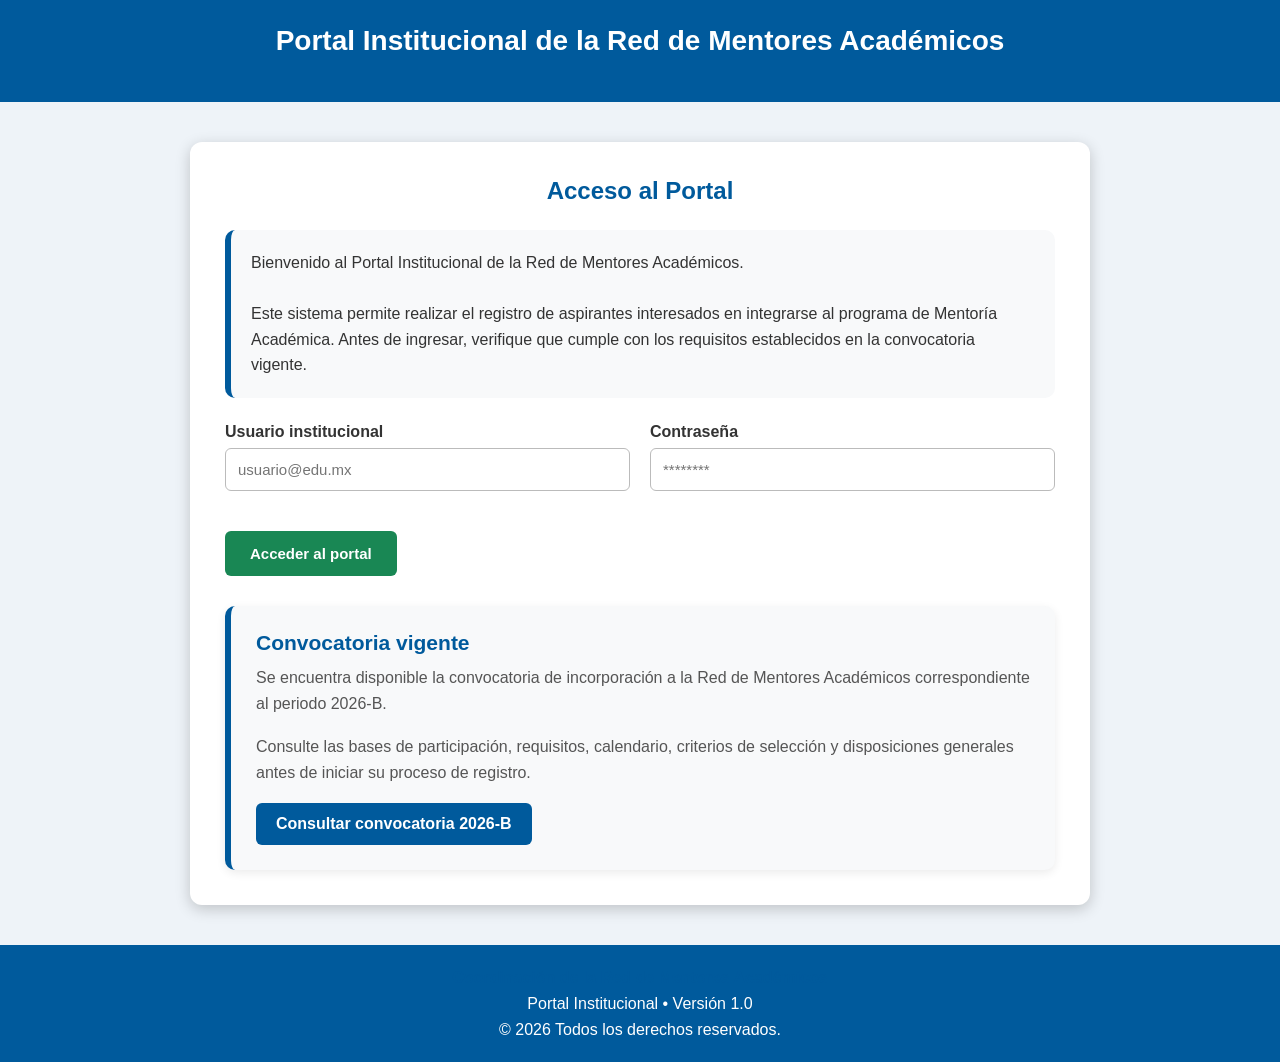
<file: index.html>
<!DOCTYPE html>

<html lang="es">

<head>

<meta charset="UTF-8">

<meta name="viewport" content="width=device-width, initial-scale=1.0">

<title>Portal Institucional - Red de Mentores Académicos</title>

<link rel="stylesheet" href="style.css">

</head>

<body>

<header>

<h1>Portal Institucional de la Red de Mentores Académicos</h1>


</header>

<main>

<h2>Acceso al Portal</h2>

<div class="card">

<p>

Bienvenido al Portal Institucional de la Red de Mentores Académicos.

</p>

<br>

<p>

Este sistema permite realizar el registro de aspirantes interesados en integrarse al programa de Mentoría Académica.

Antes de ingresar, verifique que cumple con los requisitos establecidos en la convocatoria vigente.

</p>

</div>

<form action="registro.html">

<div class="campo">

<label>Usuario institucional</label>

<input
type="email"
placeholder="usuario@edu.mx"
required>

</div>

<div class="campo">

<label>Contraseña</label>

<input
type="password"
placeholder="********"
required>

</div>

<div class="botones">

<button
class="enviar"
type="submit">

Acceder al portal

</button>

</div>

</form>

  <section class="convocatoria-inicio">

    <h3>Convocatoria vigente</h3>

    <p>
        Se encuentra disponible la convocatoria de incorporación a la
        Red de Mentores Académicos correspondiente al periodo 2026-B.
    </p>

    <p>
        Consulte las bases de participación, requisitos, calendario,
        criterios de selección y disposiciones generales antes de iniciar
        su proceso de registro.
    </p>

    <a
        href="https://drive.google.com/file/d/1Z5zZgajNlunDgyRTzZhZu8RwKzHSiLyb/view?usp=drive_link"
        target="_blank"
        class="boton-convocatoria">
        Consultar convocatoria 2026-B
    </a>

</section>

</main>

<footer>

<p><strong>Coordinación de la Red de Mentores Académicos</strong></p>

<p>Portal Institucional • Versión 1.0</p>

<p>© 2026 Todos los derechos reservados.</p>

</footer>

</body>

</html>
</file>
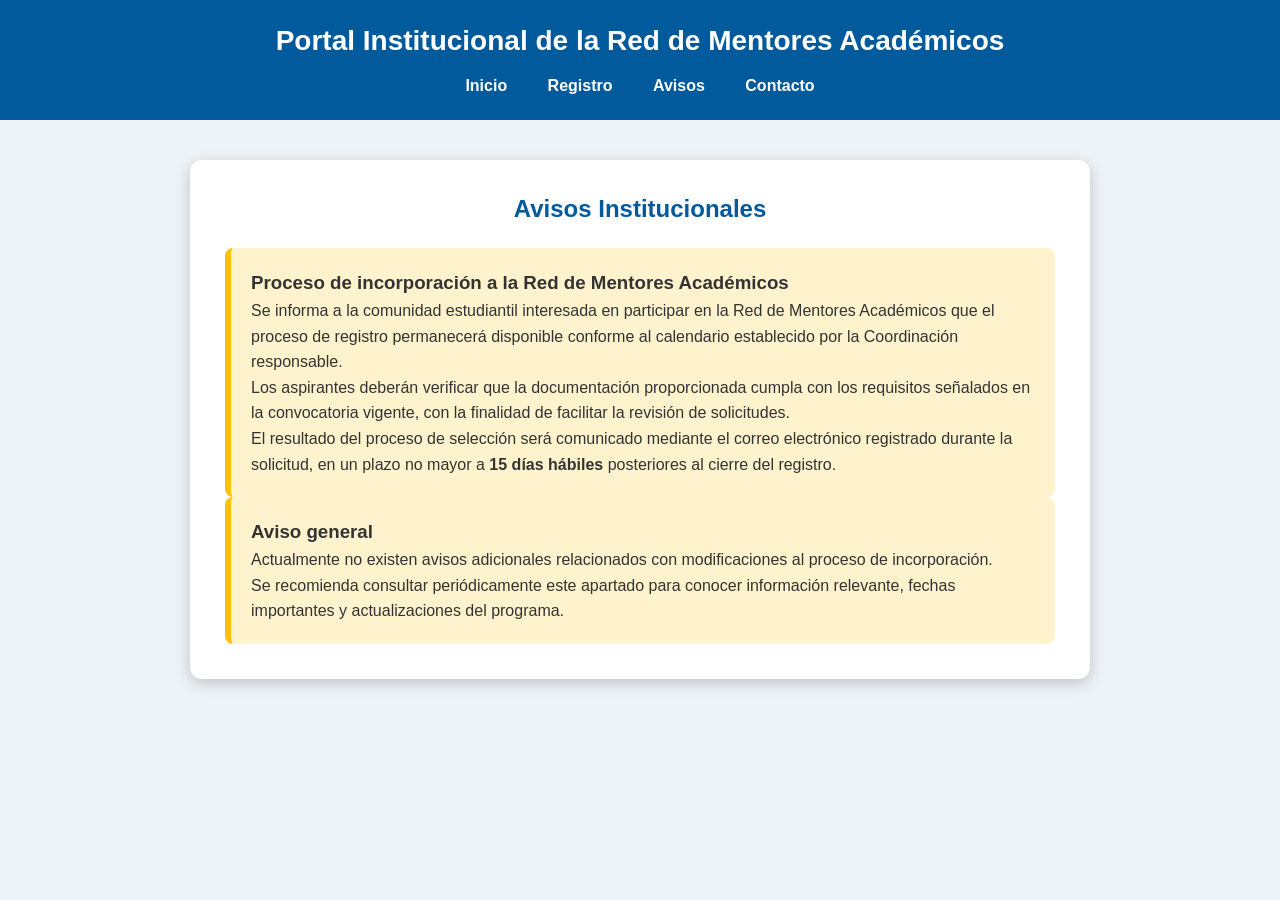
<file: avisos.html>
<!DOCTYPE html>
<html lang="es">

<head>

<meta charset="UTF-8">
<meta name="viewport" content="width=device-width, initial-scale=1.0">

<title>Avisos</title>

<link rel="stylesheet" href="style.css">

</head>


<body>


<header>

<h1>
Portal Institucional de la Red de Mentores Académicos
</h1>


<nav>

<a href="index.html">Inicio</a>

<a href="registro.html">Registro</a>

<a href="avisos.html">Avisos</a>

<a href="contacto.html">Contacto</a>

</nav>


</header>



<main>


<h2>Avisos Institucionales</h2>



<div class="aviso">


<h3>
Proceso de incorporación a la Red de Mentores Académicos
</h3>


<p>

Se informa a la comunidad estudiantil interesada en participar en la Red de Mentores Académicos que el proceso de registro permanecerá disponible conforme al calendario establecido por la Coordinación responsable.

</p>


<p>

Los aspirantes deberán verificar que la documentación proporcionada cumpla con los requisitos señalados en la convocatoria vigente, con la finalidad de facilitar la revisión de solicitudes.

</p>


<p>

El resultado del proceso de selección será comunicado mediante el correo electrónico registrado durante la solicitud, en un plazo no mayor a <b>15 días hábiles</b> posteriores al cierre del registro.

</p>


</div>




<div class="aviso">


<h3>
Aviso general
</h3>


<p>

Actualmente no existen avisos adicionales relacionados con modificaciones al proceso de incorporación.

</p>


<p>

Se recomienda consultar periódicamente este apartado para conocer información relevante, fechas importantes y actualizaciones del programa.

</p>


</div>



</main>



</body>


</html>
</file>
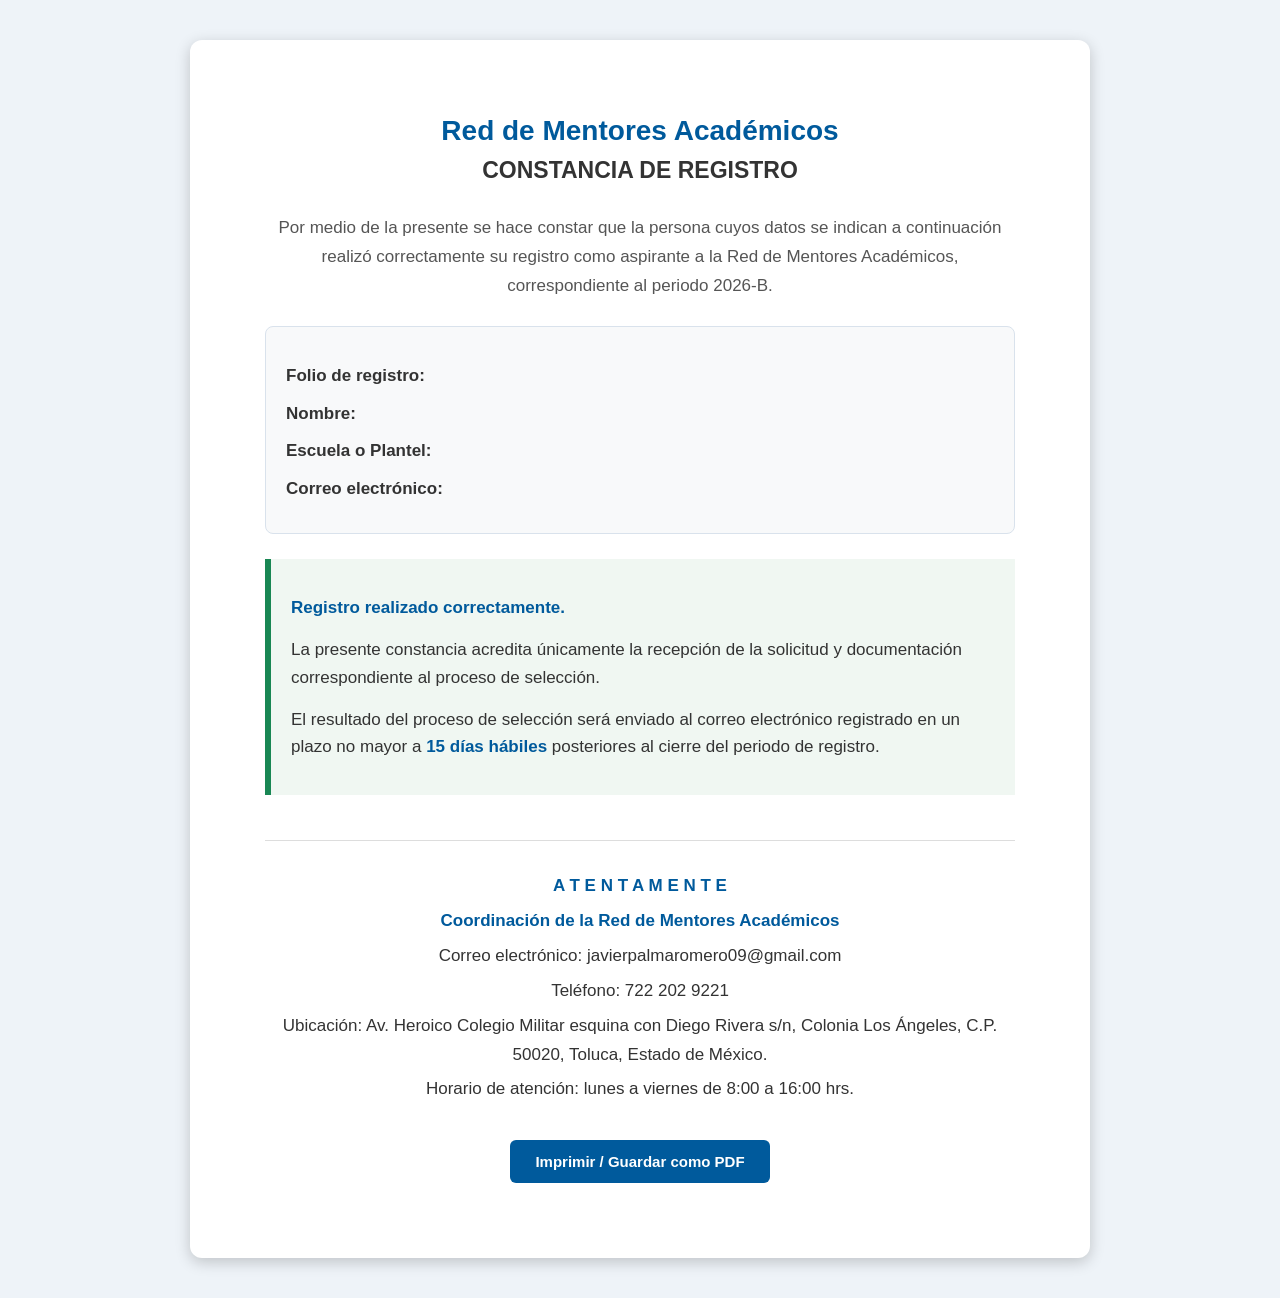
<file: comprobante.html>
<!DOCTYPE html>
<html lang="es">

<head>

<meta charset="UTF-8">
<meta name="viewport" content="width=device-width, initial-scale=1.0">

<title>Constancia de Registro | Red de Mentores Académicos</title>

<link rel="stylesheet" href="style.css">

</head>

<body>

<main>

<div class="comprobante">

<h1>Red de Mentores Académicos</h1>

<h2>CONSTANCIA DE REGISTRO</h2>

<p>
Por medio de la presente se hace constar que la persona cuyos datos
se indican a continuación realizó correctamente su registro como
aspirante a la Red de Mentores Académicos, correspondiente al periodo 2026-B.
</p>


<div class="datos-constancia">

<p>
<b>Folio de registro:</b>
<span id="folio" class="folio"></span>
</p>

<p>
<b>Nombre:</b>
<span id="nombre"></span>
</p>

<p>
<b>Escuela o Plantel:</b>
<span id="escuela"></span>
</p>

<p>
<b>Correo electrónico:</b>
<span id="correo"></span>
</p>

</div>


<div class="registro-exitoso">

<p>
<strong>Registro realizado correctamente.</strong>
</p>

<p>
La presente constancia acredita únicamente la recepción de la
solicitud y documentación correspondiente al proceso de selección.
</p>

<p>
El resultado del proceso de selección será enviado al correo
electrónico registrado en un plazo no mayor a
<strong>15 días hábiles</strong> posteriores al cierre del periodo de registro.
</p>

</div>


<div class="atentamente">

<p><strong>A T E N T A M E N T E</strong></p>

<p>
<strong>Coordinación de la Red de Mentores Académicos</strong>
</p>

<p>
Correo electrónico: javierpalmaromero09@gmail.com
</p>

<p>
Teléfono: 722 202 9221
</p>

<p>
Ubicación: Av. Heroico Colegio Militar esquina con Diego Rivera s/n,
Colonia Los Ángeles, C.P. 50020, Toluca, Estado de México.
</p>

<p>
Horario de atención: lunes a viernes de 8:00 a 16:00 hrs.
</p>

</div>


<button onclick="window.print()" class="boton-imprimir">
Imprimir / Guardar como PDF
</button>

</div>

</main>


<script>

let datos = JSON.parse(localStorage.getItem("registroMentores"));

if(datos){

    document.getElementById("folio").textContent = datos.folio;

    document.getElementById("nombre").textContent = datos.nombre;

    document.getElementById("escuela").textContent = datos.escuela;

    document.getElementById("correo").textContent = datos.correo;

}

</script>

</body>

</html>
</file>
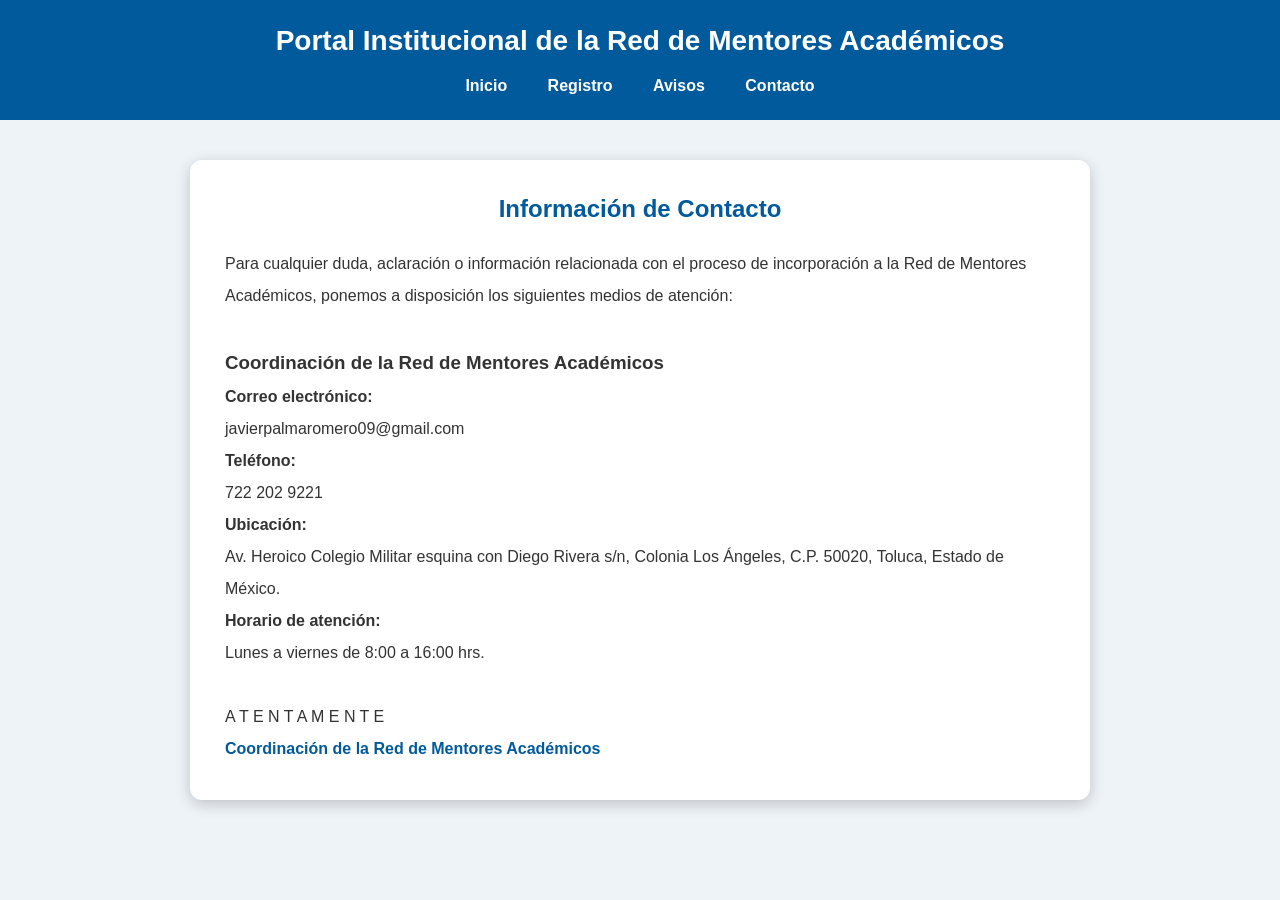
<file: contacto.html>
<!DOCTYPE html>
<html lang="es">

<head>

<meta charset="UTF-8">
<meta name="viewport" content="width=device-width, initial-scale=1.0">

<title>Contacto</title>

<link rel="stylesheet" href="style.css">

</head>


<body>


<header>

<h1>
Portal Institucional de la Red de Mentores Académicos
</h1>


<nav>

<a href="index.html">Inicio</a>

<a href="registro.html">Registro</a>

<a href="avisos.html">Avisos</a>

<a href="contacto.html">Contacto</a>

</nav>


</header>



<main>


<h2>Información de Contacto</h2>



<div class="contacto">


<p>

Para cualquier duda, aclaración o información relacionada con el proceso de incorporación a la Red de Mentores Académicos, ponemos a disposición los siguientes medios de atención:

</p>



<br>


<h3>
Coordinación de la Red de Mentores Académicos
</h3>



<p>

<b>Correo electrónico:</b>

<br>

javierpalmaromero09@gmail.com

</p>



<p>

<b>Teléfono:</b>

<br>

722 202 9221

</p>



<p>

<b>Ubicación:</b>

<br>

Av. Heroico Colegio Militar esquina con Diego Rivera s/n, Colonia Los Ángeles, C.P. 50020, Toluca, Estado de México.

</p>



<p>

<b>Horario de atención:</b>

<br>

Lunes a viernes de 8:00 a 16:00 hrs.

</p>



<br>


<p>

A T E N T A M E N T E

</p>


<p>

<strong>
Coordinación de la Red de Mentores Académicos
</strong>

</p>



</div>



</main>



</body>


</html>
</file>
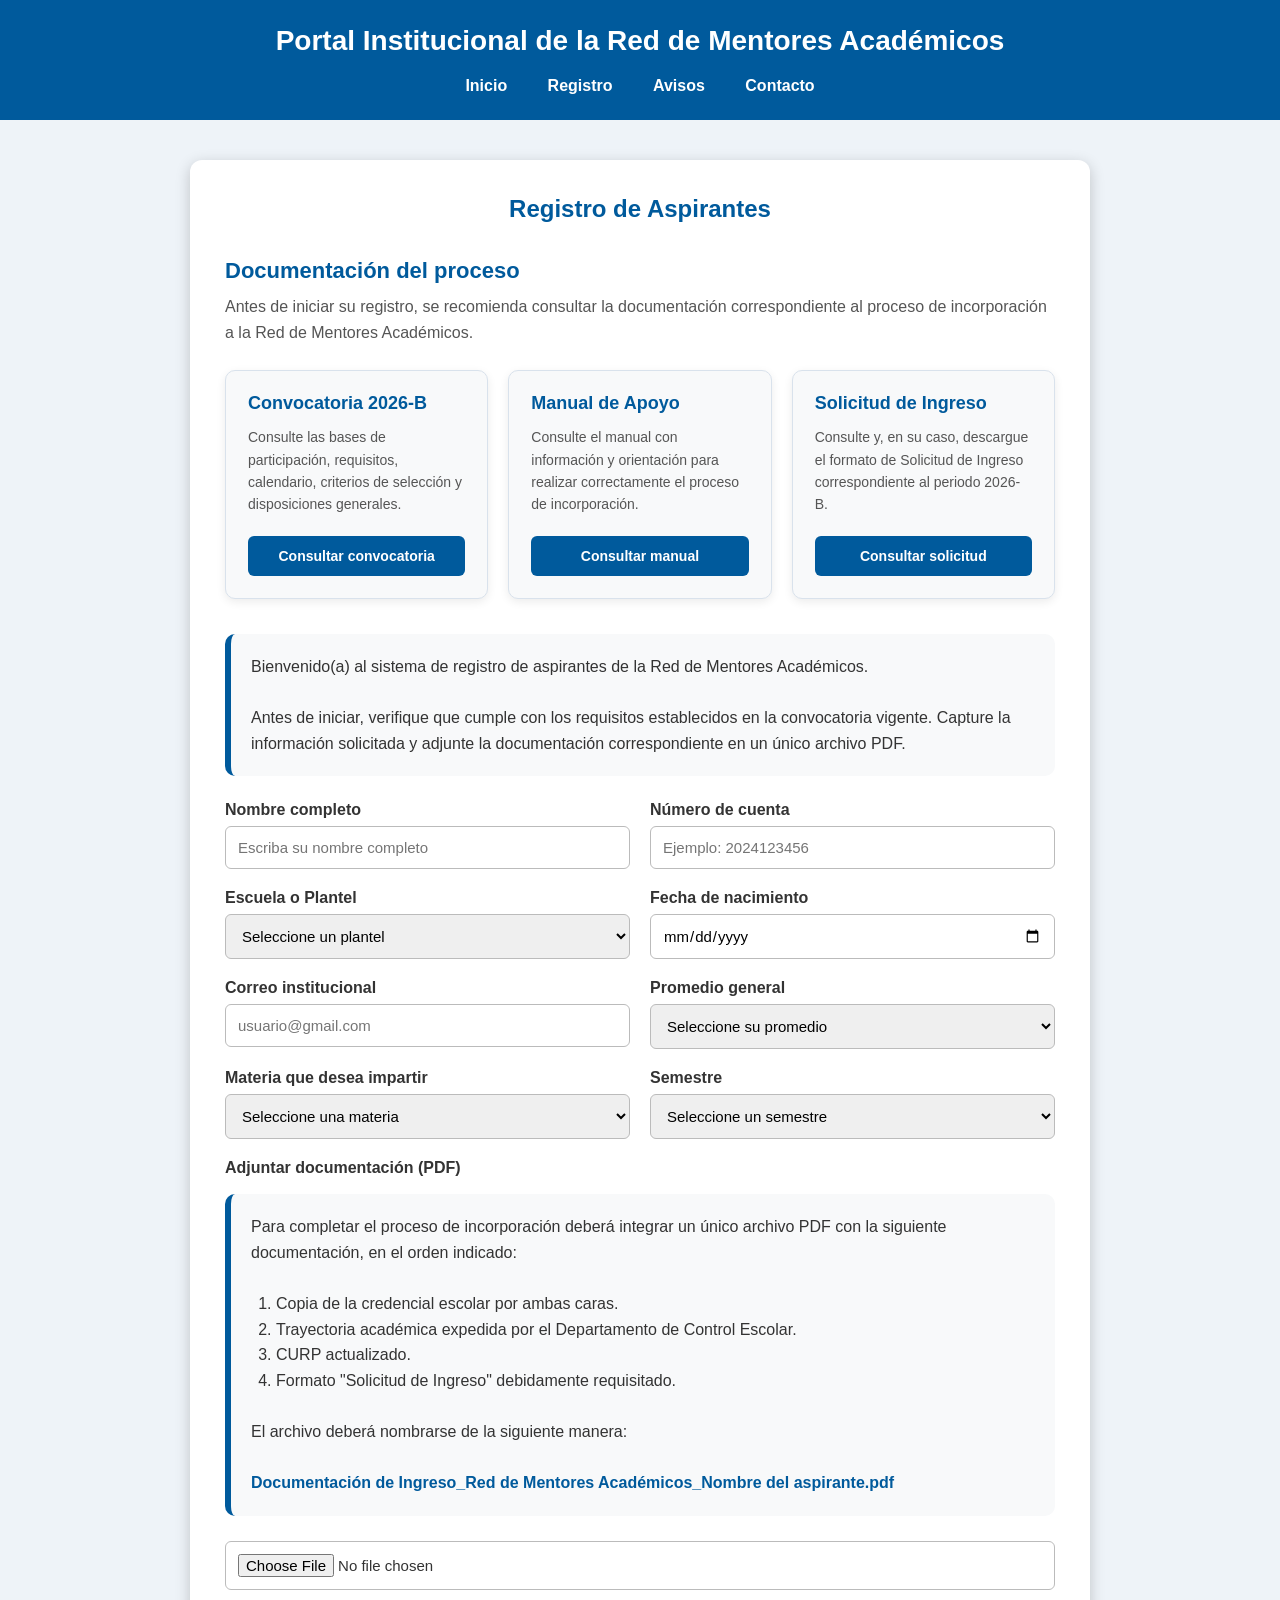
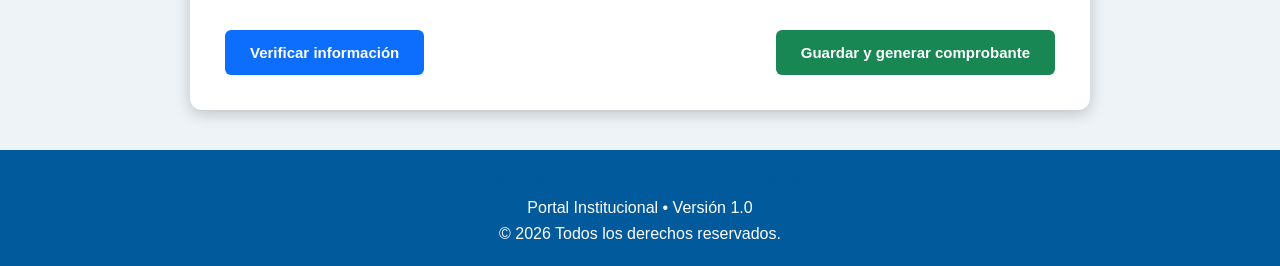
<file: registro.html>
<!DOCTYPE html>
<html lang="es">

<head>

<meta charset="UTF-8">
<meta name="viewport" content="width=device-width, initial-scale=1.0">

<title>Registro de Aspirantes | Red de Mentores Académicos</title>

<link rel="stylesheet" href="style.css">

</head>

<body>

<header>

<h1>Portal Institucional de la Red de Mentores Académicos</h1>

<nav>

<a href="index.html">Inicio</a>

<a href="registro.html">Registro</a>

<a href="avisos.html">Avisos</a>

<a href="contacto.html">Contacto</a>

</nav>

</header>

<main>

<h2>Registro de Aspirantes</h2>

<section class="documentos">

    <h3>Documentación del proceso</h3>

    <p>
        Antes de iniciar su registro, se recomienda consultar la documentación
        correspondiente al proceso de incorporación a la Red de Mentores Académicos.
    </p>

    <div class="documentos-grid">

        <div class="documento">

            <h4>Convocatoria 2026-B</h4>

            <p>
                Consulte las bases de participación, requisitos, calendario,
                criterios de selección y disposiciones generales.
            </p>

            <a
                href="https://drive.google.com/file/d/1Z5zZgajNlunDgyRTzZhZu8RwKzHSiLyb/view?usp=drive_link"
                target="_blank"
                class="boton-documento">
                Consultar convocatoria
            </a>

        </div>


        <div class="documento">

            <h4>Manual de Apoyo</h4>

            <p>
                Consulte el manual con información y orientación para realizar
                correctamente el proceso de incorporación.
            </p>

            <a
                href="https://drive.google.com/file/d/1Ru3vCUU-u4CpK9Smd0W8fRmf1e1Vlw8H/view?usp=drive_link"
                target="_blank"
                class="boton-documento">
                Consultar manual
            </a>

        </div>


        <div class="documento">

            <h4>Solicitud de Ingreso</h4>

            <p>
                Consulte y, en su caso, descargue el formato de Solicitud de
                Ingreso correspondiente al periodo 2026-B.
            </p>

            <a
                href="https://drive.google.com/file/d/1Ul8jCUv-cbQ6toVx_gIRS0noMtisP25W/view?usp=drive_link"
                target="_blank"
                class="boton-documento">
                Consultar solicitud
            </a>

        </div>

    </div>

</section>
    
<div class="card">

<p>

Bienvenido(a) al sistema de registro de aspirantes de la Red de Mentores Académicos.

</p>

<br>

<p>

Antes de iniciar, verifique que cumple con los requisitos establecidos en la convocatoria vigente. Capture la información solicitada y adjunte la documentación correspondiente en un único archivo PDF.

</p>

</div>

<form id="registroForm">

<div class="campo">

<label>Nombre completo</label>

<input
type="text"
id="nombre"
placeholder="Escriba su nombre completo"
required>

</div>

<div class="campo">

<label>Número de cuenta</label>

<input
type="text"
id="cuenta"
placeholder="Ejemplo: 2024123456"
required>

</div>

<div class="campo">

<label>Escuela o Plantel</label>

<select id="escuela" required>

<option value="">Seleccione un plantel</option>

<option>Plantel "Lic. Daniel Delgadillo"</option>

<option>Plantel "Lic. Alberto García Pliego"</option>

<option>Plantel "Dr. Gustavo Baz Prada"</option>

<option>Plantel "Miguel Hidalgo y Costilla"</option>

<option>Plantel "Mtra. Estela Ortiz Romo"</option>

</select>

</div>

<div class="campo">

<label>Fecha de nacimiento</label>

<input
type="date"
id="fecha"
required>

</div>

<div class="campo">

<label>Correo institucional</label>

<input
type="email"
id="correo"
placeholder="usuario@gmail.com"
required>

</div>

<div class="campo">

<label>Promedio general</label>

<select id="promedio" required>

<option value="">Seleccione su promedio</option>

<option>8.0</option>
<option>8.1</option>
<option>8.2</option>
<option>8.3</option>
<option>8.4</option>
<option>8.5</option>
<option>8.6</option>
<option>8.7</option>
<option>8.8</option>
<option>8.9</option>

<option>9.0</option>
<option>9.1</option>
<option>9.2</option>
<option>9.3</option>
<option>9.4</option>
<option>9.5</option>
<option>9.6</option>
<option>9.7</option>
<option>9.8</option>
<option>9.9</option>

<option>10.0</option>

</select>

</div>

    <div class="campo">

<label>Materia que desea impartir</label>

<select id="materia" required>

<option value="">Seleccione una materia</option>

<option>Matemáticas</option>
<option>Química</option>
<option>Física</option>
<option>Lenguaje y Comunicación</option>
<option>Historia</option>
<option>Computación</option>

</select>

</div>

<div class="campo">

<label>Semestre</label>

<select id="semestre" required>

<option value="">Seleccione un semestre</option>

<option>Segundo</option>
<option>Cuarto</option> 
<option>Quinto</option>
<option>Sexto</option>

</select>

</div>

<div class="campo archivo">

<label>Adjuntar documentación (PDF)</label>

<div class="card">

<p>

Para completar el proceso de incorporación deberá integrar un único archivo PDF con la siguiente documentación, en el orden indicado:

</p>

<br>

<ol>

<li>Copia de la credencial escolar por ambas caras.</li>

<li>Trayectoria académica expedida por el Departamento de Control Escolar.</li>

<li>CURP actualizado.</li>

<li>Formato "Solicitud de Ingreso" debidamente requisitado.</li>

</ol>

<br>

<p>

El archivo deberá nombrarse de la siguiente manera:

</p>

<br>

<strong>

Documentación de Ingreso_Red de Mentores Académicos_Nombre del aspirante.pdf

</strong>

</div>

<input

type="file"

id="archivo"

accept=".pdf"

required>

</div>

    
<div class="botones">

    <button
        type="button"
        class="verificar"
        onclick="verificarDatos()">
        Verificar información
    </button>

    <button
        type="submit"
        class="enviar">
        Guardar y generar comprobante
    </button>

</div>

</form>

    </main>

<footer>

<p><strong>Coordinación de la Red de Mentores Académicos</strong></p>

<p>Portal Institucional • Versión 1.0</p>

<p>© 2026 Todos los derechos reservados.</p>

</footer>

<script>

function verificarDatos(){

let nombre=document.getElementById("nombre").value;
let cuenta=document.getElementById("cuenta").value;
let escuela=document.getElementById("escuela").value;
let correo=document.getElementById("correo").value;
let promedio=document.getElementById("promedio").value;
let materia=document.getElementById("materia").value;
let semestre=document.getElementById("semestre").value;

if(
nombre==""||
cuenta==""||
escuela==""||
correo==""||
promedio==""||
materia==""||
semestre==""
){

alert("Debe completar todos los campos antes de verificar la información.");

return;

}

alert(

"VERIFICACIÓN DE INFORMACIÓN\n\n"+

"Nombre: "+nombre+

"\nNúmero de cuenta: "+cuenta+

"\nPlantel: "+escuela+

"\nCorreo: "+correo+

"\nPromedio: "+promedio+

"\nMateria: "+materia+

"\nSemestre: "+semestre+

"\n\nSi la información es correcta, seleccione 'Guardar y generar comprobante'."

);

}

</script>

<script src="script.js"></script>

</body>

</html>
</file>
<file: style.css>
/* =========================================
   CONFIGURACIÓN GENERAL
   ========================================= */

* {
    margin: 0;
    padding: 0;
    box-sizing: border-box;
    font-family: Arial, Helvetica, sans-serif;
}

body {
    background: #eef3f8;
    color: #333;
}


/* =========================================
   ENCABEZADO
   ========================================= */

header {
    background: #005A9C;
    color: white;
    padding: 25px 20px;
}

header h1 {
    text-align: center;
    font-size: 28px;
    margin-bottom: 20px;
}


/* =========================================
   MENÚ DE NAVEGACIÓN
   ========================================= */

nav {
    text-align: center;
}

nav a {
    color: white;
    text-decoration: none;
    margin: 0 18px;
    font-weight: bold;
    font-size: 16px;
}

nav a:hover {
    text-decoration: underline;
}


/* =========================================
   CONTENEDOR PRINCIPAL
   ========================================= */

main {
    width: 900px;
    max-width: 90%;
    margin: 40px auto;
    background: white;
    padding: 35px;
    border-radius: 12px;
    box-shadow: 0 4px 15px rgba(0,0,0,.20);
}

h2 {
    color: #005A9C;
    text-align: center;
    margin-bottom: 25px;
}


/* =========================================
   TARJETAS DE INFORMACIÓN
   ========================================= */

.card {
    background: #f8f9fa;
    padding: 20px;
    margin-bottom: 25px;
    border-radius: 10px;
    border-left: 6px solid #005A9C;
    line-height: 1.6;
}


/* =========================================
   DOCUMENTACIÓN DEL PROCESO
   ========================================= */

.documentos {
    margin-top: 30px;
    margin-bottom: 30px;
}

.documentos h3 {
    color: #005A9C;
    font-size: 22px;
    margin-bottom: 10px;
}

.documentos > p {
    color: #555;
    line-height: 1.6;
    margin-bottom: 20px;
}

.documentos-grid {
    display: grid;
    grid-template-columns: repeat(3, 1fr);
    gap: 20px;
}

.documento {
    background: #f8fafc;
    border: 1px solid #d9e2ec;
    border-radius: 10px;
    padding: 22px;
    box-shadow: 0 3px 10px rgba(0,0,0,0.08);
    display: flex;
    flex-direction: column;
    transition: transform 0.2s, box-shadow 0.2s;
}

.documento:hover {
    transform: translateY(-3px);
    box-shadow: 0 6px 16px rgba(0,0,0,0.12);
}

.documento h4 {
    color: #005A9C;
    font-size: 18px;
    margin-bottom: 12px;
}

.documento p {
    color: #555;
    font-size: 14px;
    line-height: 1.6;
    margin-bottom: 20px;
    flex-grow: 1;
}

.boton-documento {
    display: block;
    background: #005A9C;
    color: white;
    text-decoration: none;
    text-align: center;
    padding: 11px 15px;
    border-radius: 6px;
    font-size: 14px;
    font-weight: bold;
    transition: background 0.2s;
}

.boton-documento:hover {
    background: #004477;
}


/* =========================================
   FORMULARIO
   ========================================= */

form {
    display: grid;
    grid-template-columns: 1fr 1fr;
    gap: 20px;
}

.campo {
    display: flex;
    flex-direction: column;
}

label {
    font-weight: bold;
    margin-bottom: 7px;
    color: #333;
}

input,
select {
    padding: 12px;
    border: 1px solid #bbb;
    border-radius: 6px;
    font-size: 15px;
}

input:focus,
select:focus {
    outline: none;
    border-color: #005A9C;
}


/* =========================================
   ARCHIVO PDF
   ========================================= */

.archivo {
    grid-column: 1 / 3;
}

.archivo .card {
    margin-top: 10px;
}

ol {
    margin-left: 25px;
}

strong {
    color: #005A9C;
}


/* =========================================
   BOTONES DEL FORMULARIO
   ========================================= */

.botones {
    grid-column: 1 / 3;
    display: flex;
    justify-content: space-between;
    margin-top: 20px;
}

button {
    padding: 14px 25px;
    border: none;
    border-radius: 6px;
    cursor: pointer;
    font-size: 15px;
    font-weight: bold;
}

.verificar {
    background: #0d6efd;
    color: white;
}

.enviar {
    background: #198754;
    color: white;
}

button:hover {
    opacity: .85;
}


/* =========================================
   CONVOCATORIA EN INICIO
   ========================================= */

.convocatoria-inicio {
    margin-top: 25px;
    padding: 22px;
    background: #f8fafc;
    border-left: 5px solid #005A9C;
    border-radius: 8px;
    box-shadow: 0 3px 10px rgba(0,0,0,0.08);
}

.convocatoria-inicio h3 {
    color: #005A9C;
    margin-bottom: 10px;
    font-size: 20px;
}

.convocatoria-inicio p {
    color: #555;
    line-height: 1.6;
    margin-bottom: 15px;
}

.boton-convocatoria {
    display: inline-block;
    background: #005A9C;
    color: white;
    text-decoration: none;
    padding: 11px 20px;
    border-radius: 6px;
    font-weight: bold;
    transition: background 0.2s;
}

.boton-convocatoria:hover {
    background: #004477;
}


/* =========================================
   COMPROBANTE
   ========================================= */

.comprobante {
    text-align: center;
    padding: 30px;
}

.comprobante p {
    margin: 15px 0;
    font-size: 17px;
}

.folio {
    font-size: 20px;
    font-weight: bold;
    color: #005A9C;
}


/* =========================================
   AVISOS
   ========================================= */

.aviso {
    background: #fff3cd;
    border-left: 6px solid #ffc107;
    padding: 20px;
    border-radius: 8px;
    line-height: 1.6;
}


/* =========================================
   CONTACTO
   ========================================= */

.contacto {
    line-height: 2;
    font-size: 16px;
}

.contacto strong {
    color: #005A9C;
}


/* =========================================
   PIE DE PÁGINA
   ========================================= */

footer {
    background: #005A9C;
    color: white;
    text-align: center;
    padding: 20px;
    margin-top: 40px;
    line-height: 1.6;
}


/* =========================================
   RESPONSIVO
   ========================================= */

@media (max-width: 800px) {

    main {
        width: 95%;
    }

    .documentos-grid {
        grid-template-columns: 1fr;
    }
}

/* =========================================
   RESPONSIVO
   ========================================= */

@media(max-width:700px){

    main{
        width:95%;
    }

    form{
        grid-template-columns:1fr;
    }

    .archivo,
    .botones{
        grid-column:1;
    }

    nav a{
        display:block;
        margin:10px;
    }

}


/* =========================================
   DOCUMENTACIÓN DEL PROCESO
   ========================================= */

.documentos{

    margin-top:35px;
    margin-bottom:35px;

}

.documentos h3{

    color:#005A9C;
    font-size:22px;
    margin-bottom:10px;

}

.documentos > p{

    color:#555;
    line-height:1.6;
    margin-bottom:25px;

}


/* TARJETAS DE DOCUMENTOS */

.documentos-grid{

    display:grid;
    grid-template-columns:repeat(3, 1fr);
    gap:20px;

}


.documento{

    background:#f8f9fa;
    border:1px solid #d9e2ec;
    border-radius:10px;
    padding:22px;

    box-shadow:0 3px 10px rgba(0,0,0,.08);

    display:flex;
    flex-direction:column;

    transition:.2s;

}


.documento:hover{

    transform:translateY(-4px);

    box-shadow:0 6px 16px rgba(0,0,0,.14);

}


.documento h4{

    color:#005A9C;
    font-size:18px;
    margin-bottom:12px;

}


.documento p{

    color:#555;
    font-size:14px;
    line-height:1.6;
    margin-bottom:20px;

    flex-grow:1;

}


/* BOTÓN DE CADA DOCUMENTO */

.boton-documento{

    display:block;

    background:#005A9C;
    color:white;

    text-decoration:none;

    text-align:center;

    padding:12px 15px;

    border-radius:6px;

    font-size:14px;
    font-weight:bold;

    transition:.2s;

}


.boton-documento:hover{

    background:#004477;

}


/* =========================================
   CONVOCATORIA EN INICIO
   ========================================= */

.convocatoria-inicio{

    margin-top:30px;

    padding:25px;

    background:#f8f9fa;

    border-left:6px solid #005A9C;

    border-radius:10px;

    box-shadow:0 3px 10px rgba(0,0,0,.08);

}


.convocatoria-inicio h3{

    color:#005A9C;

    font-size:21px;

    margin-bottom:10px;

}


.convocatoria-inicio p{

    color:#555;

    line-height:1.6;

    margin-bottom:18px;

}


.boton-convocatoria{

    display:inline-block;

    background:#005A9C;

    color:white;

    text-decoration:none;

    padding:12px 20px;

    border-radius:6px;

    font-weight:bold;

    transition:.2s;

}


.boton-convocatoria:hover{

    background:#004477;

}


/* =========================================
   DOCUMENTACIÓN EN CELULAR
   ========================================= */

@media(max-width:800px){

    .documentos-grid{

        grid-template-columns:1fr;

    }

}

/* =========================================
   CONSTANCIA DE REGISTRO
   ========================================= */

.comprobante{

    text-align:center;
    padding:40px;

}


.comprobante h1{

    color:#005A9C;
    font-size:28px;
    margin-bottom:10px;

}


.comprobante h2{

    color:#333;
    font-size:23px;
    margin-bottom:30px;

}


.comprobante > p{

    color:#555;
    line-height:1.7;
    margin-bottom:25px;

}


.datos-constancia{

    text-align:left;

    background:#f8f9fa;

    border:1px solid #d9e2ec;

    border-radius:8px;

    padding:20px;

    margin:25px 0;

}


.datos-constancia p{

    margin:12px 0;
    line-height:1.5;

}


.folio{

    color:#005A9C;
    font-size:20px;
    font-weight:bold;

}


.registro-exitoso{

    background:#f0f7f2;

    border-left:6px solid #198754;

    padding:20px;

    margin:25px 0;

    text-align:left;

    line-height:1.6;

}


.atentamente{

    margin-top:45px;

    padding-top:25px;

    border-top:1px solid #ddd;

    text-align:center;

    line-height:1.7;

}


.atentamente p{

    margin:6px 0;

}


.boton-imprimir{

    margin-top:30px;

    background:#005A9C;

    color:white;

    padding:13px 25px;

    border:none;

    border-radius:6px;

    font-weight:bold;

    cursor:pointer;

}


.boton-imprimir:hover{

    background:#004477;

}


/* =========================================
   FORMATO DE IMPRESIÓN
   ========================================= */

@media print{

    body{

        background:white;

    }

    main{

        width:100%;
        max-width:none;
        margin:0;
        box-shadow:none;
        border-radius:0;

    }

    .boton-imprimir{

        display:none;

    }

}
</file>
